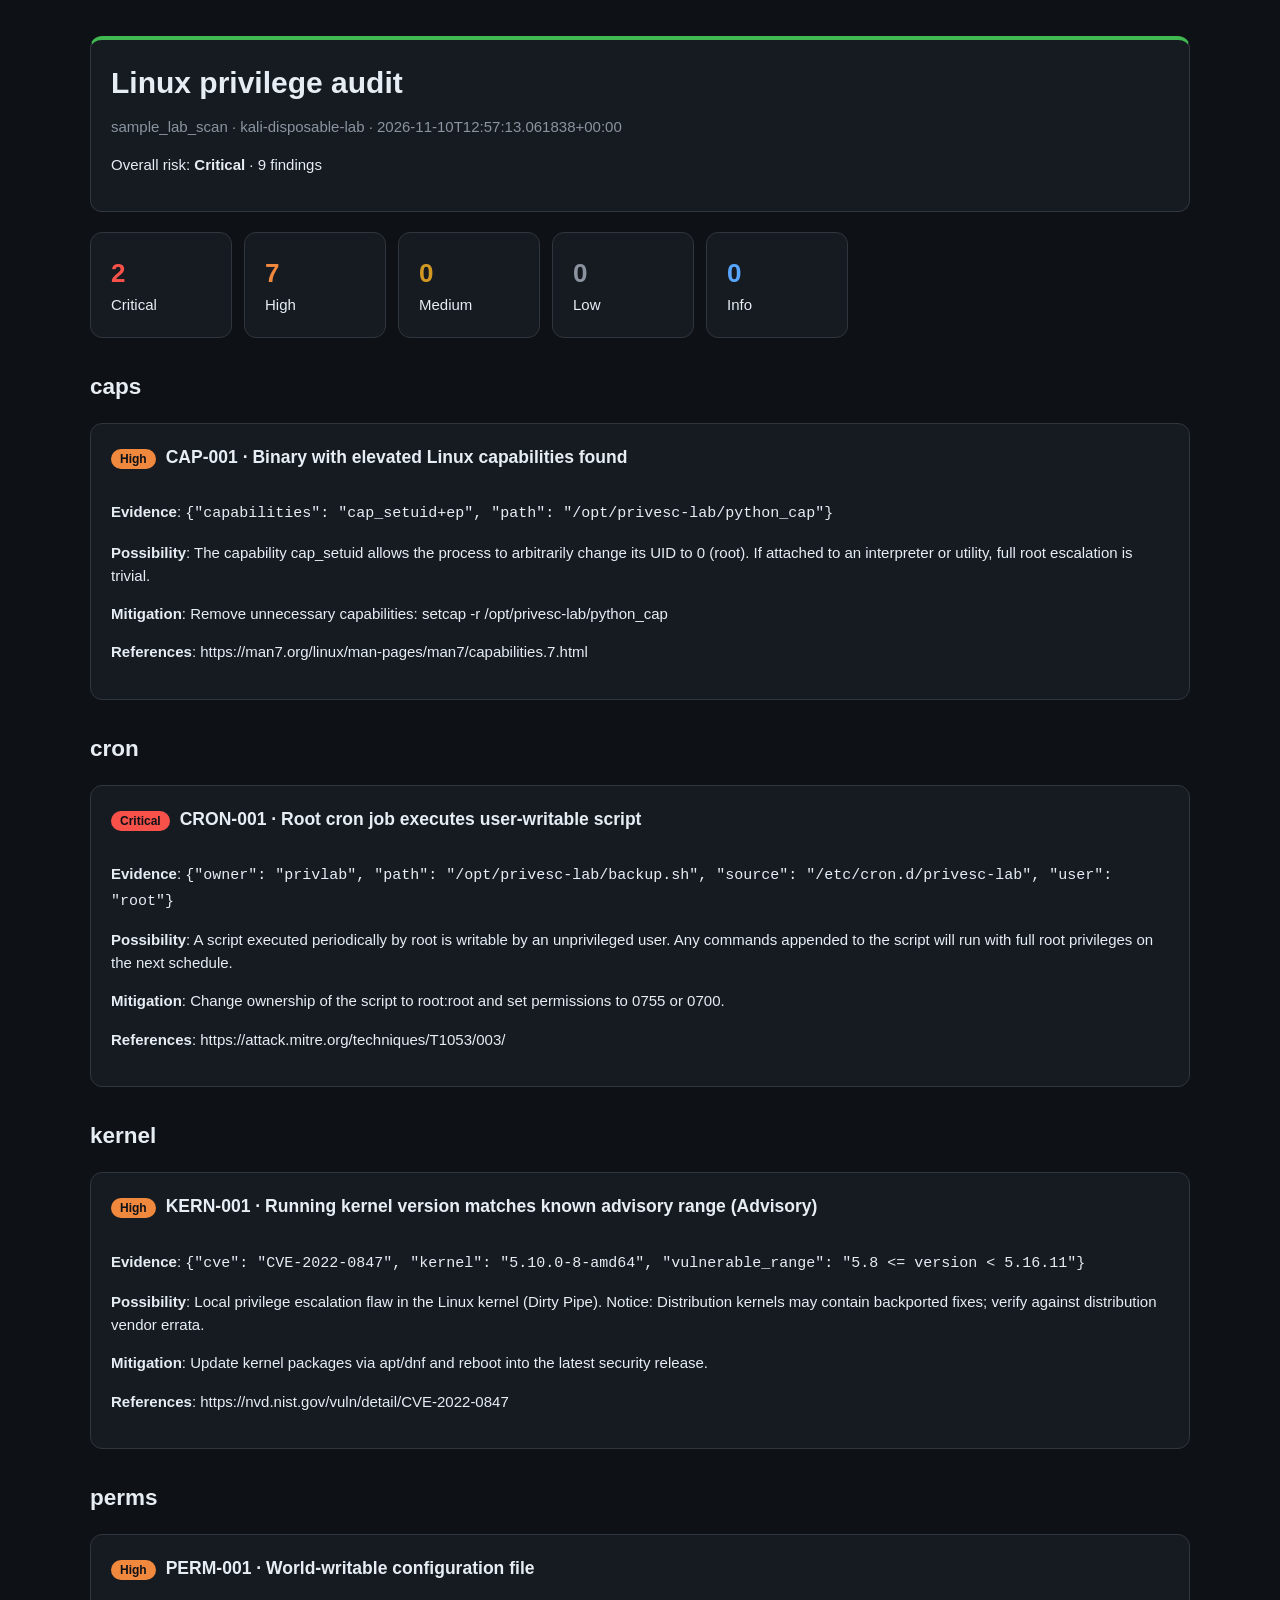
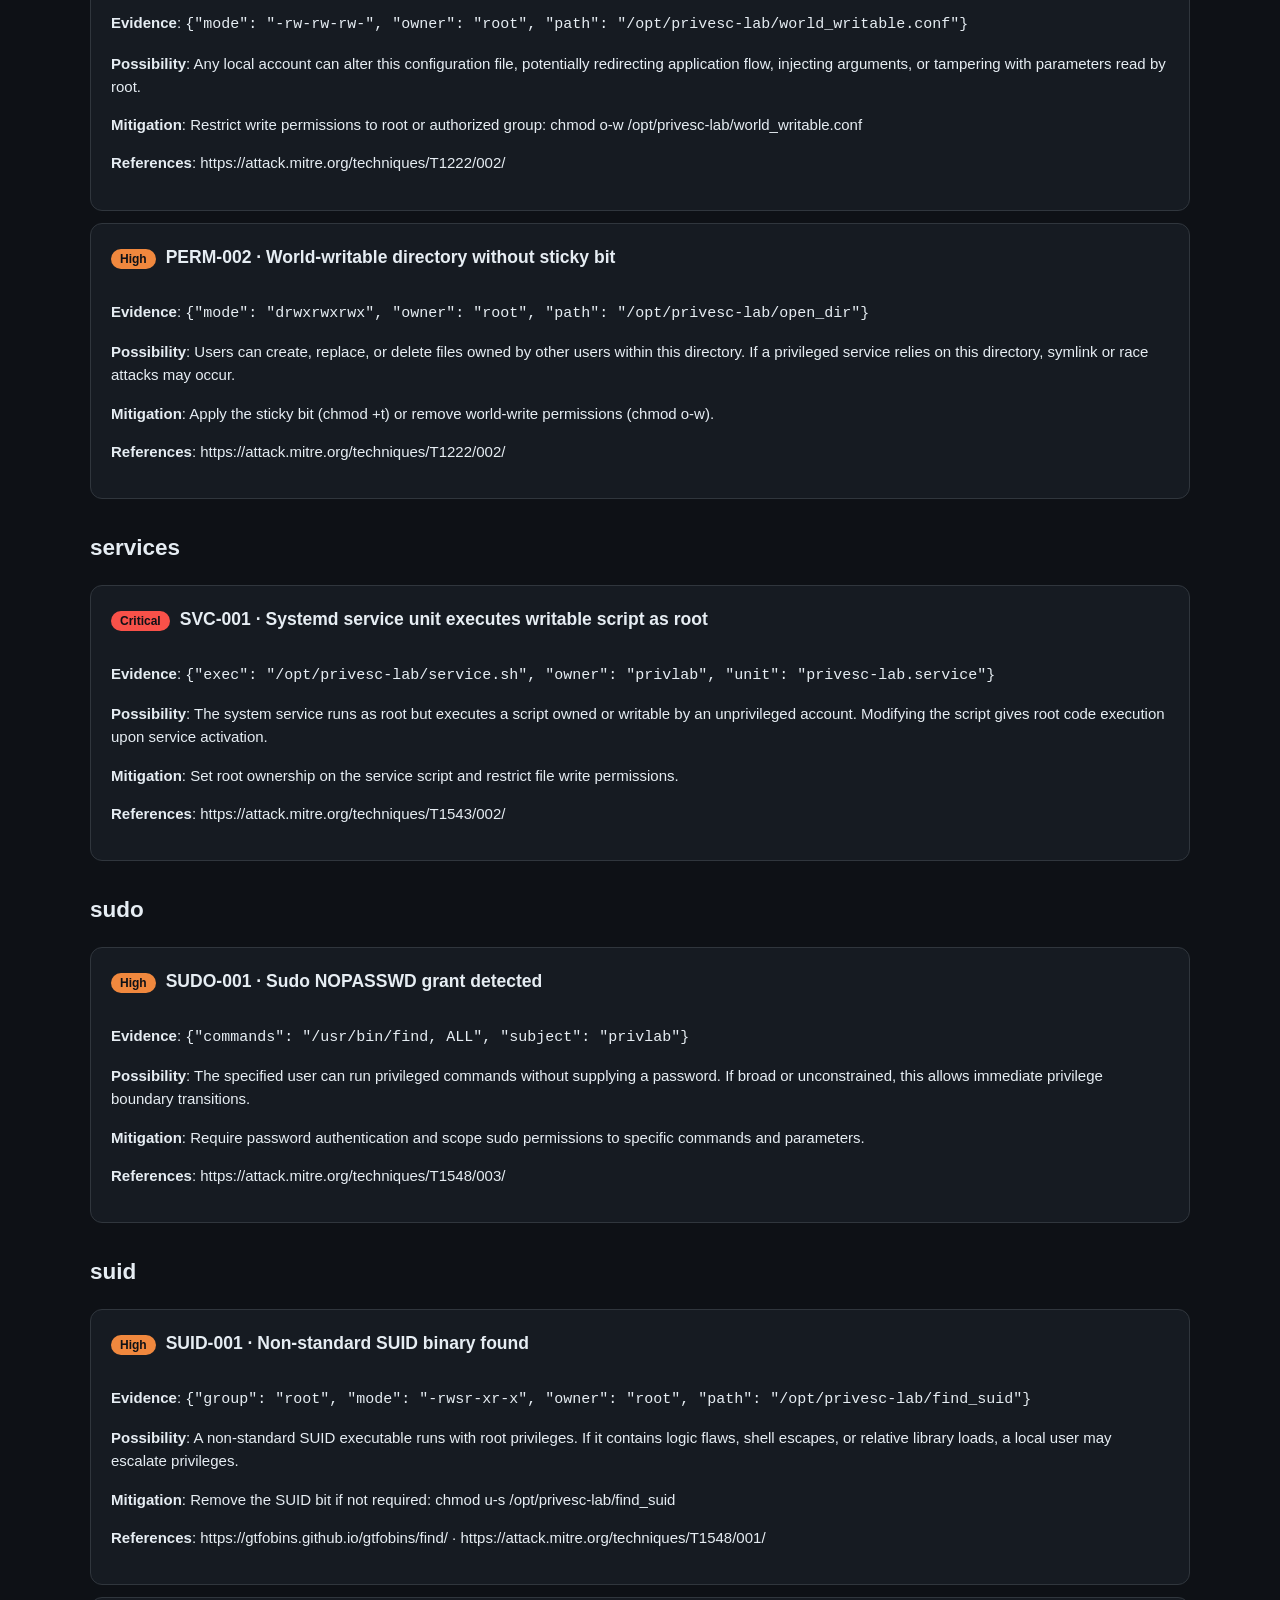
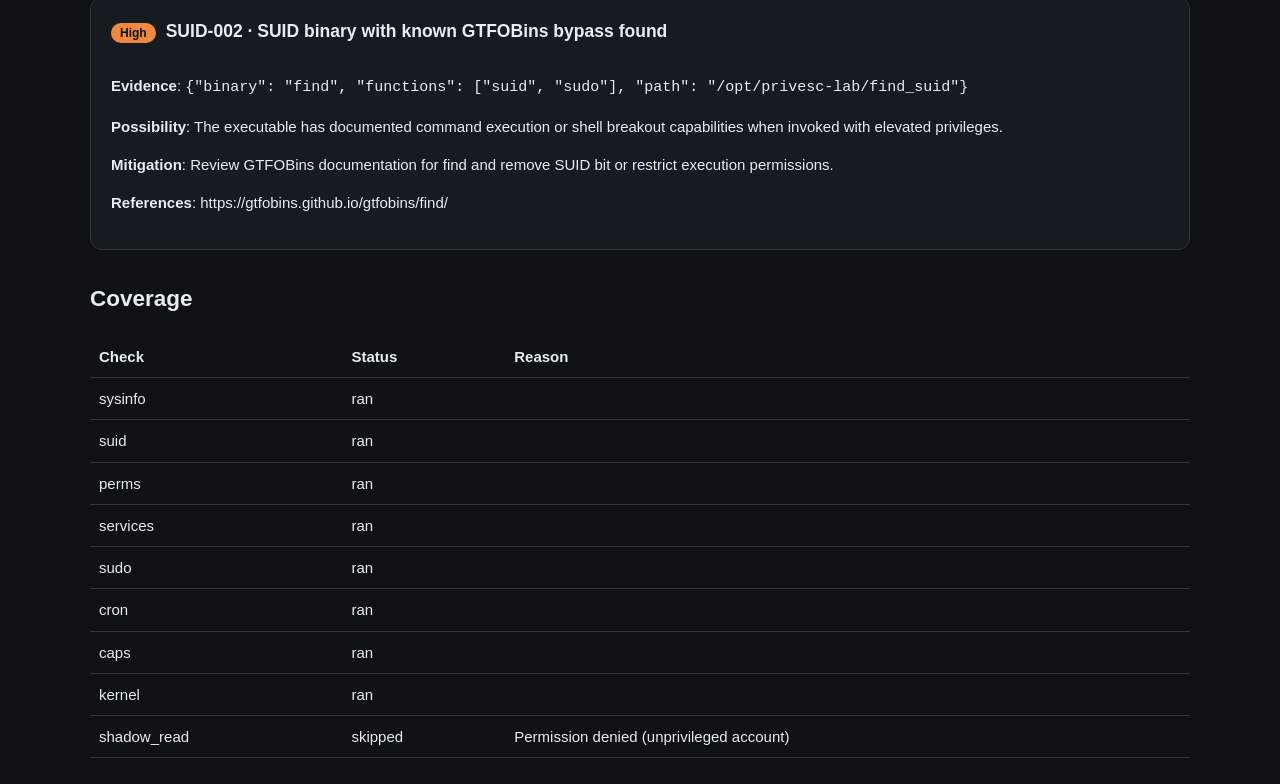
<file: reports/sample_scan.html>
<!doctype html><html lang="en"><head><meta charset="utf-8"><meta name="viewport" content="width=device-width"><title>Security scan report</title><style>
body{margin:0;background:#0E1116;color:#E6EDF3;font:15px/1.55 Segoe UI,Arial,sans-serif}main{max-width:1100px;margin:36px auto;padding:0 24px}header,article,.card{background:#161B22;border:1px solid #30363D;border-radius:12px;padding:20px}header{border-top:4px solid #3FB950}h1{margin:0 0 8px}h2{margin-top:32px}h3{display:inline-block;margin:0 0 14px 10px}.muted{color:#8B949E}.cards{display:flex;gap:12px;flex-wrap:wrap;margin:20px 0}.card{min-width:100px;display:flex;flex-direction:column}.card b{font-size:26px}article{margin:12px 0}.chip{font-size:12px;border-radius:99px;color:#0E1116;font-weight:700;padding:3px 9px}code{font-family:Consolas,monospace;overflow-wrap:anywhere}table{border-collapse:collapse;width:100%}td,th{border-bottom:1px solid #30363D;text-align:left;padding:9px}.banner{color:#F85149;font-weight:700}
</style></head><body><main><header><h1>Linux privilege audit</h1><div class="muted">sample_lab_scan · kali-disposable-lab · 2026-11-10T12:57:13.061838+00:00</div><p>Overall risk: <b>Critical</b> · 9 findings</p></header><section class="cards"><div class="card"><b style="color:#F85149">2</b><span>Critical</span></div><div class="card"><b style="color:#F0883E">7</b><span>High</span></div><div class="card"><b style="color:#D29922">0</b><span>Medium</span></div><div class="card"><b style="color:#8B949E">0</b><span>Low</span></div><div class="card"><b style="color:#58A6FF">0</b><span>Info</span></div></section><h2>caps</h2><article><span class="chip" style="background:#F0883E">High</span><h3>CAP-001 · Binary with elevated Linux capabilities found</h3><p><b>Evidence</b>: <code>{&quot;capabilities&quot;: &quot;cap_setuid+ep&quot;, &quot;path&quot;: &quot;/opt/privesc-lab/python_cap&quot;}</code></p><p><b>Possibility</b>: The capability cap_setuid allows the process to arbitrarily change its UID to 0 (root). If attached to an interpreter or utility, full root escalation is trivial.</p><p><b>Mitigation</b>: Remove unnecessary capabilities: setcap -r /opt/privesc-lab/python_cap</p><p><b>References</b>: https://man7.org/linux/man-pages/man7/capabilities.7.html</p></article><h2>cron</h2><article><span class="chip" style="background:#F85149">Critical</span><h3>CRON-001 · Root cron job executes user-writable script</h3><p><b>Evidence</b>: <code>{&quot;owner&quot;: &quot;privlab&quot;, &quot;path&quot;: &quot;/opt/privesc-lab/backup.sh&quot;, &quot;source&quot;: &quot;/etc/cron.d/privesc-lab&quot;, &quot;user&quot;: &quot;root&quot;}</code></p><p><b>Possibility</b>: A script executed periodically by root is writable by an unprivileged user. Any commands appended to the script will run with full root privileges on the next schedule.</p><p><b>Mitigation</b>: Change ownership of the script to root:root and set permissions to 0755 or 0700.</p><p><b>References</b>: https://attack.mitre.org/techniques/T1053/003/</p></article><h2>kernel</h2><article><span class="chip" style="background:#F0883E">High</span><h3>KERN-001 · Running kernel version matches known advisory range (Advisory)</h3><p><b>Evidence</b>: <code>{&quot;cve&quot;: &quot;CVE-2022-0847&quot;, &quot;kernel&quot;: &quot;5.10.0-8-amd64&quot;, &quot;vulnerable_range&quot;: &quot;5.8 &lt;= version &lt; 5.16.11&quot;}</code></p><p><b>Possibility</b>: Local privilege escalation flaw in the Linux kernel (Dirty Pipe). Notice: Distribution kernels may contain backported fixes; verify against distribution vendor errata.</p><p><b>Mitigation</b>: Update kernel packages via apt/dnf and reboot into the latest security release.</p><p><b>References</b>: https://nvd.nist.gov/vuln/detail/CVE-2022-0847</p></article><h2>perms</h2><article><span class="chip" style="background:#F0883E">High</span><h3>PERM-001 · World-writable configuration file</h3><p><b>Evidence</b>: <code>{&quot;mode&quot;: &quot;-rw-rw-rw-&quot;, &quot;owner&quot;: &quot;root&quot;, &quot;path&quot;: &quot;/opt/privesc-lab/world_writable.conf&quot;}</code></p><p><b>Possibility</b>: Any local account can alter this configuration file, potentially redirecting application flow, injecting arguments, or tampering with parameters read by root.</p><p><b>Mitigation</b>: Restrict write permissions to root or authorized group: chmod o-w /opt/privesc-lab/world_writable.conf</p><p><b>References</b>: https://attack.mitre.org/techniques/T1222/002/</p></article><article><span class="chip" style="background:#F0883E">High</span><h3>PERM-002 · World-writable directory without sticky bit</h3><p><b>Evidence</b>: <code>{&quot;mode&quot;: &quot;drwxrwxrwx&quot;, &quot;owner&quot;: &quot;root&quot;, &quot;path&quot;: &quot;/opt/privesc-lab/open_dir&quot;}</code></p><p><b>Possibility</b>: Users can create, replace, or delete files owned by other users within this directory. If a privileged service relies on this directory, symlink or race attacks may occur.</p><p><b>Mitigation</b>: Apply the sticky bit (chmod +t) or remove world-write permissions (chmod o-w).</p><p><b>References</b>: https://attack.mitre.org/techniques/T1222/002/</p></article><h2>services</h2><article><span class="chip" style="background:#F85149">Critical</span><h3>SVC-001 · Systemd service unit executes writable script as root</h3><p><b>Evidence</b>: <code>{&quot;exec&quot;: &quot;/opt/privesc-lab/service.sh&quot;, &quot;owner&quot;: &quot;privlab&quot;, &quot;unit&quot;: &quot;privesc-lab.service&quot;}</code></p><p><b>Possibility</b>: The system service runs as root but executes a script owned or writable by an unprivileged account. Modifying the script gives root code execution upon service activation.</p><p><b>Mitigation</b>: Set root ownership on the service script and restrict file write permissions.</p><p><b>References</b>: https://attack.mitre.org/techniques/T1543/002/</p></article><h2>sudo</h2><article><span class="chip" style="background:#F0883E">High</span><h3>SUDO-001 · Sudo NOPASSWD grant detected</h3><p><b>Evidence</b>: <code>{&quot;commands&quot;: &quot;/usr/bin/find, ALL&quot;, &quot;subject&quot;: &quot;privlab&quot;}</code></p><p><b>Possibility</b>: The specified user can run privileged commands without supplying a password. If broad or unconstrained, this allows immediate privilege boundary transitions.</p><p><b>Mitigation</b>: Require password authentication and scope sudo permissions to specific commands and parameters.</p><p><b>References</b>: https://attack.mitre.org/techniques/T1548/003/</p></article><h2>suid</h2><article><span class="chip" style="background:#F0883E">High</span><h3>SUID-001 · Non-standard SUID binary found</h3><p><b>Evidence</b>: <code>{&quot;group&quot;: &quot;root&quot;, &quot;mode&quot;: &quot;-rwsr-xr-x&quot;, &quot;owner&quot;: &quot;root&quot;, &quot;path&quot;: &quot;/opt/privesc-lab/find_suid&quot;}</code></p><p><b>Possibility</b>: A non-standard SUID executable runs with root privileges. If it contains logic flaws, shell escapes, or relative library loads, a local user may escalate privileges.</p><p><b>Mitigation</b>: Remove the SUID bit if not required: chmod u-s /opt/privesc-lab/find_suid</p><p><b>References</b>: https://gtfobins.github.io/gtfobins/find/ · https://attack.mitre.org/techniques/T1548/001/</p></article><article><span class="chip" style="background:#F0883E">High</span><h3>SUID-002 · SUID binary with known GTFOBins bypass found</h3><p><b>Evidence</b>: <code>{&quot;binary&quot;: &quot;find&quot;, &quot;functions&quot;: [&quot;suid&quot;, &quot;sudo&quot;], &quot;path&quot;: &quot;/opt/privesc-lab/find_suid&quot;}</code></p><p><b>Possibility</b>: The executable has documented command execution or shell breakout capabilities when invoked with elevated privileges.</p><p><b>Mitigation</b>: Review GTFOBins documentation for find and remove SUID bit or restrict execution permissions.</p><p><b>References</b>: https://gtfobins.github.io/gtfobins/find/</p></article><h2>Coverage</h2><table><thead><tr><th>Check</th><th>Status</th><th>Reason</th></tr></thead><tbody><tr><td>sysinfo</td><td>ran</td><td></td></tr><tr><td>suid</td><td>ran</td><td></td></tr><tr><td>perms</td><td>ran</td><td></td></tr><tr><td>services</td><td>ran</td><td></td></tr><tr><td>sudo</td><td>ran</td><td></td></tr><tr><td>cron</td><td>ran</td><td></td></tr><tr><td>caps</td><td>ran</td><td></td></tr><tr><td>kernel</td><td>ran</td><td></td></tr><tr><td>shadow_read</td><td>skipped</td><td>Permission denied (unprivileged account)</td></tr></tbody></table></main></body></html>
</file>
